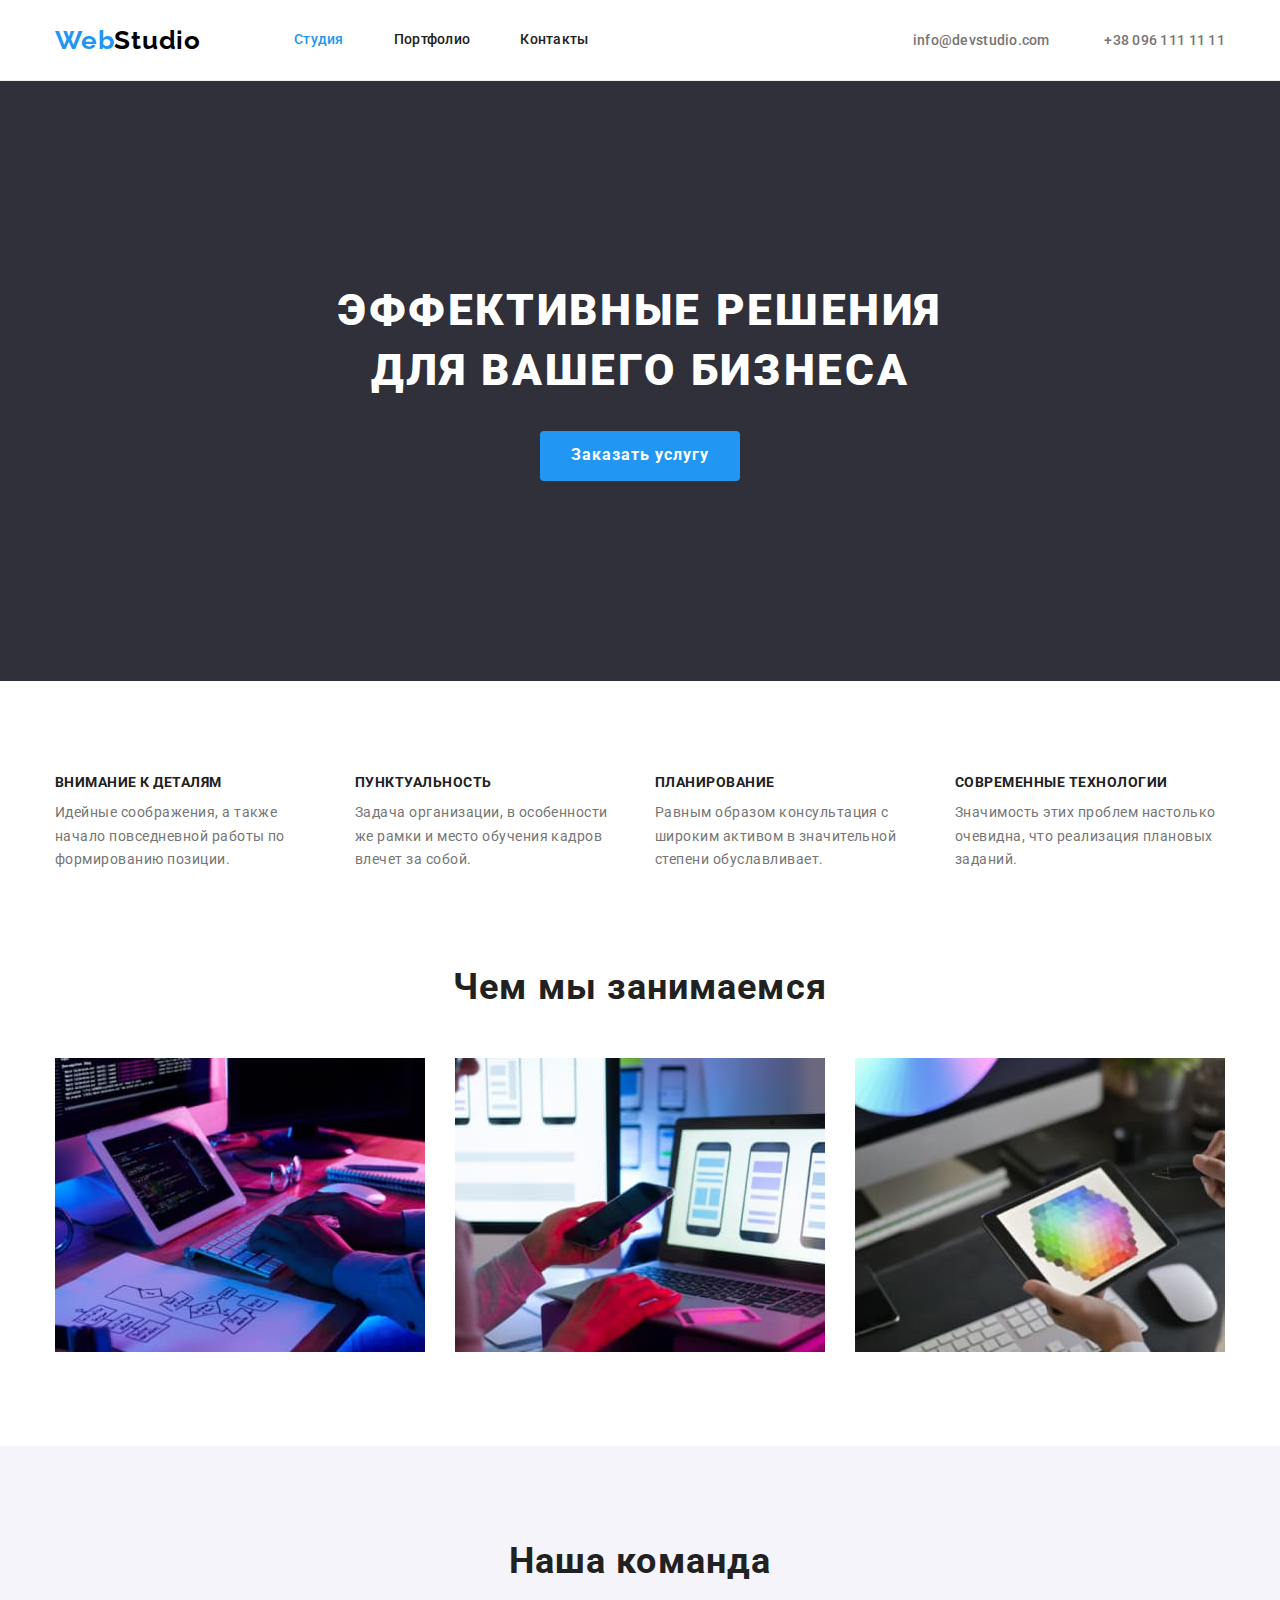
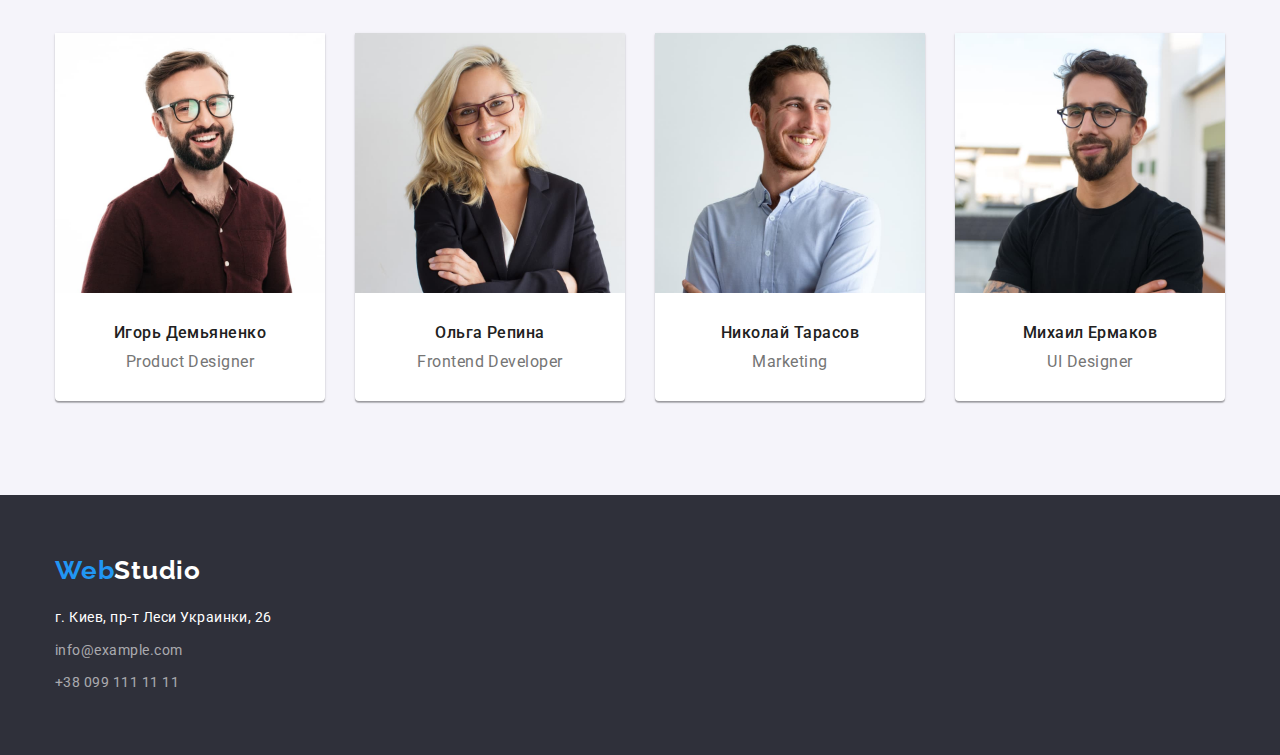
<file: index.html>
<!DOCTYPE html>
<html lang="ru">
  <head>
    <meta charset="UTF-8" />
    <meta http-equiv="X-UA-Compatible" content="IE=edge" />
    <meta name="viewport" content="width=device-width, initial-scale=1.0" />
    <title>WebStudio</title>
    <link rel="preconnect" href="https://fonts.googleapis.com" />
    <link rel="preconnect" href="https://fonts.gstatic.com" crossorigin />
    <link
      href="https://fonts.googleapis.com/css2?family=Raleway:wght@700&family=Roboto:wght@400;500;700;900&display=swap"
      rel="stylesheet"
    />
    <link
      rel="stylesheet"
      href="https://cdnjs.cloudflare.com/ajax/libs/modern-normalize/1.1.0/modern-normalize.min.css"
    />
    <link rel="stylesheet" href="./css/styles.css" />
  </head>

  <body>
    <!-- header -->
    <header class="header">
      <div class="container header-box">
        <nav class="header-nav header-box">
          <a href="./index.html" lang="en" class="header-logo link"
            ><span class="first-logo">Web</span>Studio</a
          >
          <ul class="header-list list">
            <li class="header-item">
              <a href="./index.html" class="header-link link studio">Студия</a>
            </li>

            <li class="header-item">
              <a href="./portfolio.html" class="header-link link">Портфолио</a>
            </li>

            <li class="header-item">
              <a href="#contacts" class="header-link link">Контакты</a>
            </li>
          </ul>
        </nav>

        <div class="header-contact">
          <a href="mailto:info@devstudio.com" class="header-mail link">info@devstudio.com</a>
          <a href="tel:+380961111111" class="header-tel link">+38 096 111 11 11</a>
        </div>
      </div>
    </header>
    <!-- Main -->
    <main>
      <!-- Hero -->
      <section class="hero">
        <div class="container">
          <h1 class="hero-title">
            Эффективные решения <br />
            для вашего бизнеса
          </h1>
          <button type="button" class="hero-button">Заказать услугу</button>
        </div>
      </section>
      <!-- Особенности компании -->
      <section class="section-studio section-content">
        <div class="container">
          <h2 class="section-studio-title title visually-hidden">Особенности компании</h2>
          <ul class="section-studio-list list">
            <li class="section-studio-item">
              <h3 class="section-studio-subtitle">Внимание к деталям</h3>
              <p class="section-studio-text">
                Идейные соображения, а также начало повседневной работы по формированию позиции.
              </p>
            </li>

            <li class="section-studio-item">
              <h3 class="section-studio-subtitle">Пунктуальность</h3>
              <p class="section-studio-text">
                Задача организации, в особенности же рамки и место обучения кадров влечет за собой.
              </p>
            </li>

            <li class="section-studio-item">
              <h3 class="section-studio-subtitle">Планирование</h3>
              <p class="section-studio-text">
                Равным образом консультация с широким активом в значительной степени обуславливает.
              </p>
            </li>

            <li class="section-studio-item">
              <h3 class="section-studio-subtitle">Современные технологии</h3>
              <p class="section-studio-text">
                Значимость этих проблем настолько очевидна, что реализация плановых заданий.
              </p>
            </li>
          </ul>
        </div>
      </section>
      <!-- Чем мы занимаемся -->
      <section class="section-portfolio section-content">
        <div class="container">
          <h2 class="section-portfolio-title title">Чем мы занимаемся</h2>
          <ul class="section-portfolio-list list">
            <li class="section-portfolio-item">
              <img src="./images/layout.jpg" alt="верстка" width="370" />
            </li>

            <li class="section-portfolio-item">
              <img src="./images/development.jpg" alt="разработка" width="370" />
            </li>

            <li class="section-portfolio-item">
              <img src="./images/design.jpg" alt="дизайн" width="370" />
            </li>
          </ul>
        </div>
      </section>
      <!-- Наша команда -->
      <section class="section-workers section-content">
        <div class="container">
          <h2 class="section-workers-title title">Наша команда</h2>
          <ul class="section-workers-list list">
            <li class="section-workers-item">
              <img src="./images/product-designer.jpg" alt="Игорь Демьяненко" width="270" />
              <div class="section-workers-content">
                <h3 class="section-workers-subtitle">Игорь Демьяненко</h3>
                <p lang="en" class="section-workers-text">Product Designer</p>
              </div>
            </li>

            <li class="section-workers-item">
              <img src="./images/frontend-developer.jpg" alt="Ольга Репина" width="270" />
              <div class="section-workers-content">
                <h3 class="section-workers-subtitle">Ольга Репина</h3>
                <p lang="en" class="section-workers-text">Frontend Developer</p>
              </div>
            </li>

            <li class="section-workers-item">
              <img src="./images/marketing.jpg" alt="Николай Тарасов" width="270" />
              <div class="section-workers-content">
                <h3 class="section-workers-subtitle">Николай Тарасов</h3>
                <p lang="en" class="section-workers-text">Marketing</p>
              </div>
            </li>

            <li class="section-workers-item">
              <img src="./images/ui-designer.jpg" alt="Михаил Ермаков" width="270" />
              <div class="section-workers-content">
                <h3 class="section-workers-subtitle">Михаил Ермаков</h3>
                <p lang="en" class="section-workers-text">UI Designer</p>
              </div>
            </li>
          </ul>
        </div>
      </section>
    </main>
    <!-- Footer -->
    <footer class="footer">
      <div class="container">
        <a href="./index.html" lang="en" class="footer-logo link"
          ><span class="first-logo">Web</span>Studio</a
        >
        <address id="contacts">
          <ul class="contacts-list list">
            <li class="contacts-item">
              <a
                href="https://goo.gl/maps/QxVq4pbnoFbVWRpJ9"
                target="_blank"
                rel="noopener nofollow noreferrer"
                class="footer-address link contacts"
                >г. Киев, пр-т Леси Украинки, 26</a
              >
            </li>

            <li class="contacts-item">
              <a href="mailto:info@example.com" class="footer-mail link contacts"
                >info@example.com</a
              >
            </li>

            <li class="contacts-item">
              <a href="tel:+380991111111" class="footer-tel link contacts">+38 099 111 11 11</a>
            </li>
          </ul>
        </address>
      </div>
    </footer>
  </body>
</html>
</file>
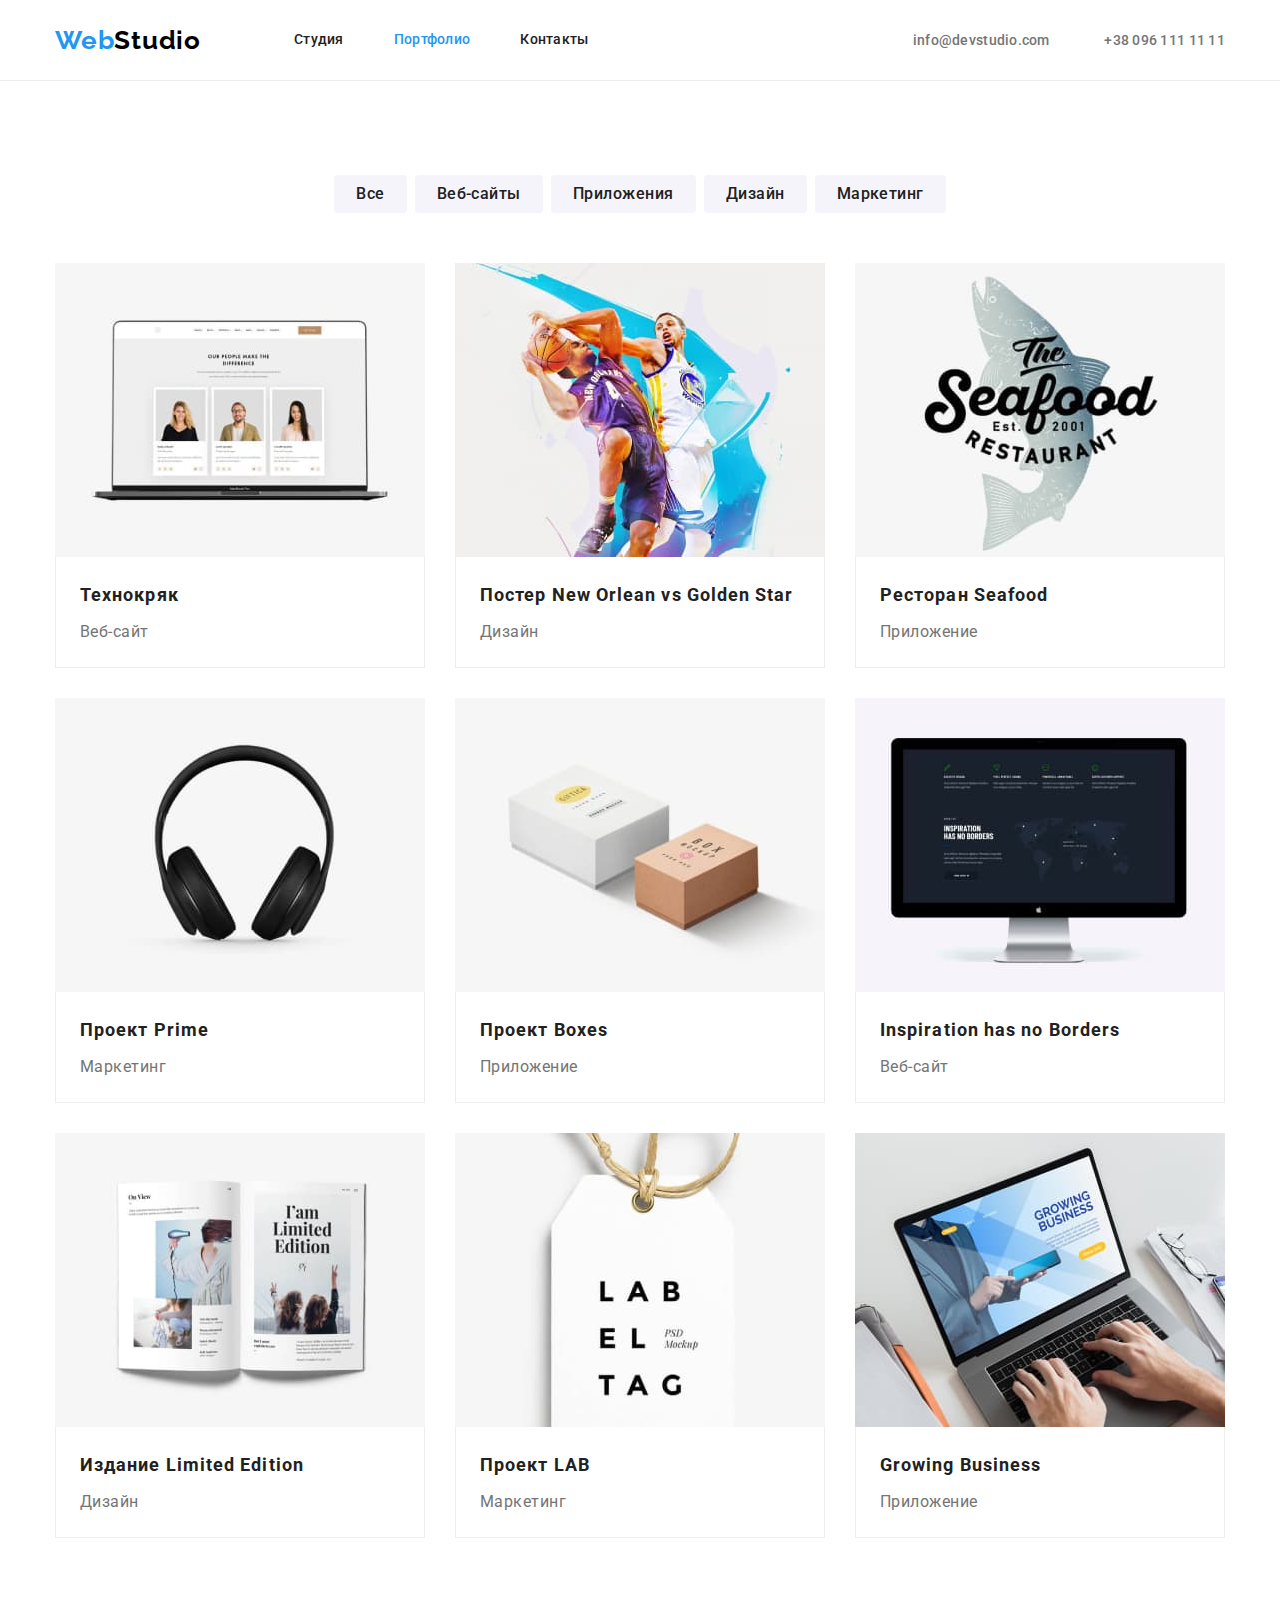
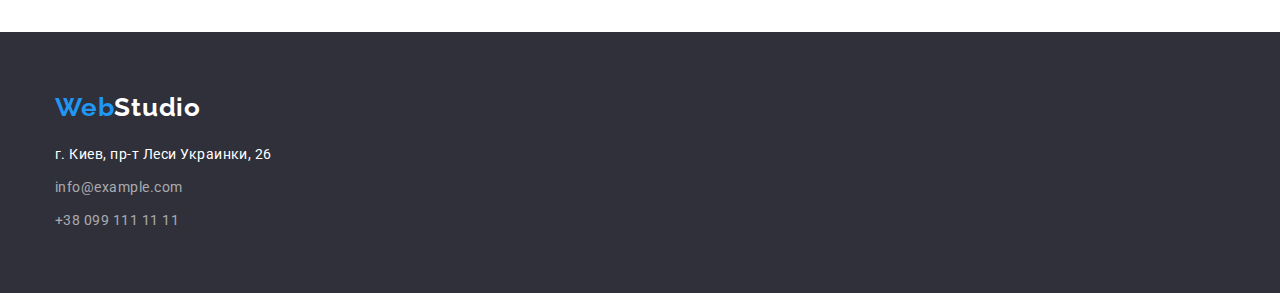
<file: portfolio.html>
<!DOCTYPE html>
<html lang="ru">
  <head>
    <meta charset="UTF-8" />
    <meta http-equiv="X-UA-Compatible" content="IE=edge" />
    <meta name="viewport" content="width=device-width, initial-scale=1.0" />
    <title>WebStudio</title>
    <link rel="preconnect" href="https://fonts.googleapis.com" />
    <link rel="preconnect" href="https://fonts.gstatic.com" crossorigin />
    <link
      href="https://fonts.googleapis.com/css2?family=Raleway:wght@700&family=Roboto:wght@400;500;700;900&display=swap"
      rel="stylesheet"
    />
    <link
      rel="stylesheet"
      href="https://cdnjs.cloudflare.com/ajax/libs/modern-normalize/1.1.0/modern-normalize.min.css"
    />
    <link rel="stylesheet" href="./css/styles.css" />
  </head>

  <body>
    <!-- header -->
    <header class="header">
      <div class="container header-box">
        <nav class="header-nav header-box">
          <a href="./index.html" lang="en" class="header-logo link"
            ><span class="first-logo">Web</span>Studio</a
          >
          <ul class="header-list list">
            <li class="header-item">
              <a href="./index.html" class="header-link link">Студия</a>
            </li>

            <li class="header-item">
              <a href="./portfolio.html" class="header-link link portfolio">Портфолио</a>
            </li>

            <li class="header-item">
              <a href="#contacts" class="header-link link">Контакты</a>
            </li>
          </ul>
        </nav>

        <div class="header-contact">
          <a href="mailto:info@devstudio.com" class="header-mail link">info@devstudio.com</a>
          <a href="tel:+380961111111" class="header-tel link">+38 096 111 11 11</a>
        </div>
      </div>
    </header>
    <!-- main -->
    <main>
      <section class="portfolio section-content">
        <div class="container">
          <h1 class="portfolio-title title visually-hidden">Портфолио</h1>
          <ul class="filter-list list">
            <li class="filter-item">
              <button type="button" class="filter-button">Все</button>
            </li>

            <li class="filter-item">
              <button type="button" class="filter-button">Веб-сайты</button>
            </li>

            <li class="filter-item">
              <button type="button" class="filter-button">Приложения</button>
            </li>

            <li class="filter-item">
              <button type="button" class="filter-button">Дизайн</button>
            </li>

            <li class="filter-item">
              <button type="button" class="filter-button">Маркетинг</button>
            </li>
          </ul>

          <ul class="portfolio-list list">
            <li class="portfolio-item">
              <a href="" class="portfolio-link link">
                <img
                  src="./images/portfolio-img-1.jpg"
                  alt="ноутбук"
                  width="370"
                  class="portfolio-img"
                />
                <div class="portfolio-content">
                  <h2 class="portfolio-title">Технокряк</h2>
                  <p class="portfolio-text">Веб-сайт</p>
                </div>
              </a>
            </li>

            <li class="portfolio-item">
              <a href="" class="portfolio-link link">
                <img
                  src="./images/portfolio-img-2.jpg"
                  alt="два баскетболиста"
                  width="370"
                  class="portfolio-img"
                />
                <div class="portfolio-content">
                  <h2 class="portfolio-title">Постер New Orlean vs Golden Star</h2>
                  <p class="portfolio-text">Дизайн</p>
                </div>
              </a>
            </li>

            <li class="portfolio-item">
              <a href="" class="portfolio-link link">
                <img
                  src="./images/portfolio-img-3.jpg"
                  alt="логотип ресторана"
                  width="370"
                  class="portfolio-img"
                />
                <div class="portfolio-content">
                  <h2 class="portfolio-title">Ресторан Seafood</h2>
                  <p class="portfolio-text">Приложение</p>
                </div>
              </a>
            </li>

            <li class="portfolio-item">
              <a href="" class="portfolio-link link">
                <img
                  src="./images/portfolio-img-4.jpg"
                  alt="наушники"
                  width="370"
                  class="portfolio-img"
                />
                <div class="portfolio-content">
                  <h2 class="portfolio-title">Проект Prime</h2>
                  <p class="portfolio-text">Маркетинг</p>
                </div>
              </a>
            </li>

            <li class="portfolio-item">
              <a href="" class="portfolio-link link">
                <img
                  src="./images/portfolio-img-5.jpg"
                  alt="две коробки"
                  width="370"
                  class="portfolio-img"
                />
                <div class="portfolio-content">
                  <h2 class="portfolio-title">Проект Boxes</h2>
                  <p class="portfolio-text">Приложение</p>
                </div>
              </a>
            </li>

            <li class="portfolio-item">
              <a href="" class="portfolio-link link">
                <img
                  src="./images/portfolio-img-6.jpg"
                  alt="монитор"
                  width="370"
                  class="portfolio-img"
                />
                <div class="portfolio-content">
                  <h2 class="portfolio-title">Inspiration has no Borders</h2>
                  <p class="portfolio-text">Веб-сайт</p>
                </div>
              </a>
            </li>

            <li class="portfolio-item">
              <a href="" class="portfolio-link link">
                <img
                  src="./images/portfolio-img-7.jpg"
                  alt="открытая книга"
                  width="370"
                  class="portfolio-img"
                />
                <div class="portfolio-content">
                  <h2 class="portfolio-title">Издание Limited Edition</h2>
                  <p class="portfolio-text">Дизайн</p>
                </div>
              </a>
            </li>

            <li class="portfolio-item">
              <a href="" class="portfolio-link link">
                <img
                  src="./images/portfolio-img-8.jpg"
                  alt="бирка"
                  width="370"
                  class="portfolio-img"
                />
                <div class="portfolio-content">
                  <h2 class="portfolio-title">Проект LAB</h2>
                  <p class="portfolio-text">Маркетинг</p>
                </div>
              </a>
            </li>

            <li class="portfolio-item">
              <a href="" class="portfolio-link link">
                <img
                  src="./images/portfolio-img-9.jpg"
                  alt="человек работающий за ноутбуком"
                  width="370"
                  class="portfolio-img"
                />
                <div class="portfolio-content">
                  <h2 class="portfolio-title">Growing Business</h2>
                  <p class="portfolio-text">Приложение</p>
                </div>
              </a>
            </li>
          </ul>
        </div>
      </section>
    </main>
    <!-- footer -->
    <footer class="footer">
      <div class="container">
        <a href="./index.html" lang="en" class="footer-logo link"
          ><span class="first-logo">Web</span>Studio</a
        >
        <address id="contacts">
          <ul class="contacts-list list">
            <li class="contacts-item">
              <a
                href="https://goo.gl/maps/QxVq4pbnoFbVWRpJ9"
                target="_blank"
                rel="noopener nofollow noreferrer"
                class="footer-address link contacts"
                >г. Киев, пр-т Леси Украинки, 26</a
              >
            </li>
            <li class="contacts-item">
              <a href="mailto:info@example.com" class="footer-mail link contacts"
                >info@example.com</a
              >
            </li>
            <li class="contacts-item">
              <a href="tel:+380991111111" class="footer-tel link contacts">+38 099 111 11 11</a>
            </li>
          </ul>
        </address>
      </div>
    </footer>
  </body>
</html>
</file>
<file: css/styles.css>
:root {
  --text-color: #757575;
  --title-color: #212121;
  --accent-color: #2196f3;
  --white-color: #ffffff;
  --black-color: #000000;
  --background-color: #2f303a;
  --button-hover-color: #188ce8;
  --button-portfolio-color: #f5f4fa;
  --rgba-color: rgba(255, 255, 255, 0.6);

  --tipical-margin: 30px;
  --tipical-padding: 94px;
  --border-color: 1px solid #eeeeee;
}

body {
  color: var(--text-color);
  font-family: Roboto, sans-serif;
  letter-spacing: 0.03em;
}

img {
  display: block;
  min-width: 100%;
  height: auto;
}
.list {
  margin: 0;
  padding: 0;

  list-style: none;
}

.link {
  text-decoration: none;
}

h1,
h2,
h3,
h4,
h5,
h6,
p {
  margin: 0;
}

.title {
  color: var(--title-color);
  font-weight: 700;
  font-size: 36px;
  line-height: 1.17;
  text-align: center;
  letter-spacing: 0.03em;
}

.visually-hidden {
  position: absolute;
  white-space: nowrap;
  width: 1px;
  height: 1px;
  overflow: hidden;
  border: 0;
  padding: 0;
  clip: rect(0 0 0 0);
  clip-path: inset(50%);
  margin: -1px;
}
.container {
  width: 1200px;
  margin: 0 auto;
  padding-left: 15px;
  padding-right: 15px;
}

.section-content {
  padding-top: var(--tipical-padding);
  padding-bottom: var(--tipical-padding);
}

/* -----------------------------HEDER--------------------------- */
.header {
  background-color: var(--white-color);
  border-bottom: var(--border-color);
}

.header-box {
  display: flex;
  align-items: center;
}

.header-logo,
.footer-logo {
  color: var(--black-color);
  font-family: Raleway, sans-serif;
  font-weight: 700;
  font-size: 26px;
  line-height: 1.19;
  letter-spacing: 0.03em;
}

.first-logo {
  color: var(--accent-color);
}

.header-list {
  display: flex;
  margin-left: 93px;
}

.header-item + .header-item {
  margin-left: 50px;
}

.header-link {
  display: block;
  padding-top: 32px;
  padding-bottom: 32px;

  color: var(--title-color);
  font-weight: 500;
  font-size: 14px;
  line-height: 1.14;
  letter-spacing: 0.02em;
}

.header-link:hover,
.header-link:focus {
  color: var(--accent-color);
}

.studio,
.portfolio {
  color: var(--accent-color);
}

.header-contact {
  margin-left: auto;
}

.header-mail,
.header-tel {
  color: var(--text-color);
  font-weight: 500;
  font-size: 14px;
  line-height: 1.14;
  letter-spacing: 0.02em;
}
.header-tel {
  margin-left: 50px;
}

.header-mail:hover,
.header-mail:focus,
.header-tel:hover,
.header-tel:focus {
  color: var(--accent-color);
}

/* ----------------------------HERO----------------------------- */
.hero {
  padding-top: 200px;
  padding-bottom: 200px;

  background-color: var(--background-color);
  text-align: center;
}

.hero-title {
  color: var(--white-color);
  font-weight: 900;
  font-size: 44px;
  line-height: 1.36;
  text-align: center;
  letter-spacing: 0.06em;
  text-transform: uppercase;
}

.hero-button {
  display: inline-block;
  min-width: 200px;
  height: 50px;
  margin-top: var(--tipical-margin);

  color: var(--white-color);
  background-color: var(--accent-color);
  font-family: inherit;
  font-weight: 700;
  font-size: 16px;
  line-height: 1.9;
  text-align: center;
  letter-spacing: 0.06em;
  cursor: pointer;
  border: none;
  border-radius: 4px;
}

.hero-button:hover,
.hero-button:focus {
  color: var(--white-color);
  background-color: var(--button-hover-color);
}

/* ------------------------------STUDIO--------------------------- */
.section-studio {
  background-color: var(--white-color);
}

.section-studio-list {
  display: flex;
  margin-left: calc(-1 * var(--tipical-margin));
}

.section-studio-item {
  flex-basis: calc(100% / 4 - var(--tipical-margin));
  margin-left: var(--tipical-margin);
}

.section-studio-subtitle {
  color: var(--title-color);
  font-weight: 700;
  font-size: 14px;
  line-height: 1.14;
  text-transform: uppercase;
}

.section-studio-text {
  margin-top: 10px;

  color: var(--text-color);
  font-size: 14px;
  line-height: 1.71;
}

/* -----------------------SECTION PORTFOLIO------------------------- */
.section-portfolio {
  padding-top: 0;
  background-color: var(--white-color);
}
.section-portfolio-list {
  margin-top: 50px;
  display: flex;
  margin-left: calc(-1 * var(--tipical-margin));
}

.section-portfolio-item {
  flex-basis: calc(100% / 3 - var(--tipical-margin));
  margin-left: var(--tipical-margin);
}

/* -----------------------------WORKERS-------------------------- */
.section-workers {
  background-color: var(--button-portfolio-color);
}
.section-workers-list {
  display: flex;
  margin-left: calc(-1 * var(--tipical-margin));
  margin-top: 50px;
}
.section-workers-item {
  flex-basis: calc(100% / 4 - var(--tipical-margin));
  margin-left: var(--tipical-margin);

  background-color: var(--white-color);
  border-radius: 0px 0px 4px 4px;
  box-shadow: 0px 1px 3px rgba(0, 0, 0, 0.12), 0px 1px 1px rgba(0, 0, 0, 0.14),
    0px 2px 1px rgba(0, 0, 0, 0.2);
}

.section-workers-content {
  padding: var(--tipical-margin);
}

.section-workers-subtitle,
.section-workers-text {
  color: var(--text-color);
  font-size: 16px;
  line-height: 1.19;
  text-align: center;
}

.section-workers-subtitle {
  color: var(--title-color);
  font-weight: 500;
}

.section-workers-text {
  margin-top: 10px;
}

/* ----------------------------CONTACTS----------------------------- */
.footer {
  padding-top: 60px;
  padding-bottom: 60px;

  background-color: var(--background-color);
}
.footer-logo {
  color: var(--white-color);
}

.contacts {
  color: var(--white-color);
  font-size: 14px;
  line-height: 1.71;
  font-style: normal;
}

.contacts-list {
  margin-top: 20px;
}

.contacts-item:not(:first-child) {
  margin-top: 9px;
}

.footer-mail,
.footer-tel {
  color: var(--rgba-color);
}

.footer-address:hover,
.footer-address:focus,
.footer-mail:hover,
.footer-mail:focus,
.footer-tel:hover,
.footer-tel:focus {
  color: var(--accent-color);
}

/* ______________________________PORTFOLIO___________________________ */
.portfolio {
  background-color: var(--white-color);
}

.filter-list {
  display: flex;
  justify-content: center;
  margin-bottom: 50px;
}

.filter-item:not(:first-child) {
  margin-left: 8px;
}

.filter-button {
  padding: 6px 22px;

  color: var(--title-color);
  background-color: var(--button-portfolio-color);
  font-family: inherit;
  font-weight: 500;
  font-size: 16px;
  line-height: 1.62;
  text-align: center;
  letter-spacing: 0.03em;
  cursor: pointer;
  border-radius: 4px;
  border: transparent;
}

.filter-button:hover,
.filter-button:focus {
  color: var(--white-color);
  background-color: var(--accent-color);
}

.portfolio-list {
  display: flex;
  flex-wrap: wrap;
  margin-left: calc(-1 * var(--tipical-margin));
  margin-top: calc(-1 * var(--tipical-margin));
}

.portfolio-item {
  flex-basis: calc(100% / 3 - var(--tipical-margin));
  margin-left: var(--tipical-margin);
  margin-top: var(--tipical-margin);
}

.portfolio-content {
  padding: 20px 24px;
  border-bottom: var(--border-color);
  border-left: var(--border-color);
  border-right: var(--border-color);
}

.portfolio-title {
  color: var(--title-color);
  font-weight: 700;
  font-size: 18px;
  line-height: 2;
  letter-spacing: 0.06em;
}

.portfolio-text {
  margin-top: 4px;

  color: var(--text-color);
  font-size: 16px;
  line-height: 1.88;
}
</file>
